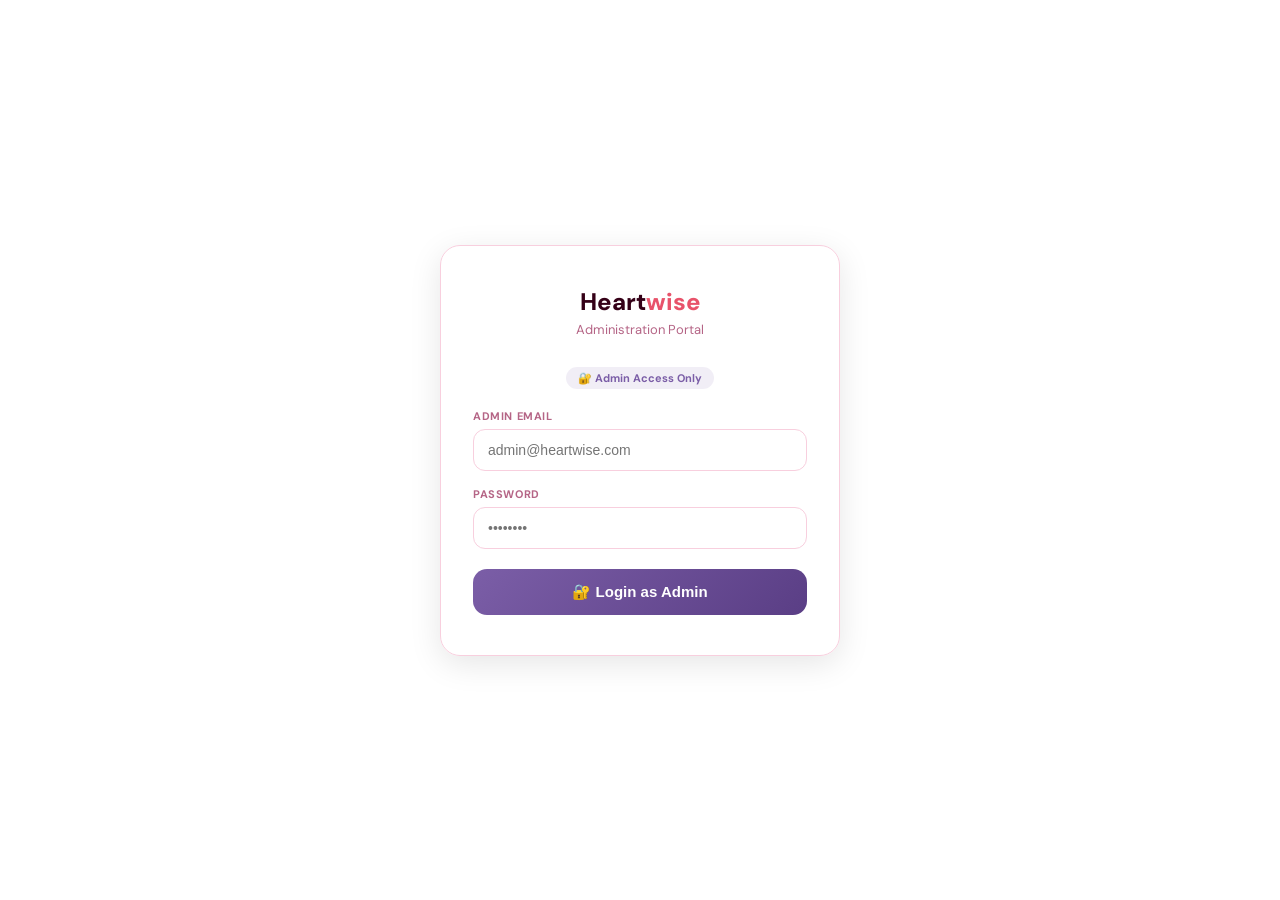
<file: html/admin-dashboard.html>
<!DOCTYPE html>
<html lang="en">
<head>
  <meta charset="UTF-8">
  <meta name="viewport" content="width=device-width, initial-scale=1.0">
  <title>HeartWise — Admin Dashboard</title>
  <script>
    if (!localStorage.getItem('adminToken')) location.replace('admin-login.html');
  </script>
  <link rel="stylesheet" href="../css/variables.css">
  <link rel="stylesheet" href="../css/base.css">
  <style>
    * { box-sizing: border-box; }
    body { background: #0f0f1a; color: #fff; font-family: var(--font-body); margin: 0; }

    /* ── Navbar ── */
    .admin-nav {
      background: #1a1a2e; padding: 14px 24px;
      display: flex; align-items: center; justify-content: space-between;
      border-bottom: 1px solid rgba(255,255,255,.1);
      position: sticky; top: 0; z-index: 100;
    }
    .admin-nav .logo { font-size: 20px; font-weight: 800; color: #fff; }
    .admin-nav .logo span { color: #E8526A; }
    .admin-badge { background: rgba(123,94,167,.2); color: #b39ddb; font-size: 11px; font-weight: 700; padding: 4px 12px; border-radius: 20px; }
    .logout-btn { background: rgba(232,82,106,.15); color: #E8526A; border: 1px solid rgba(232,82,106,.3); padding: 7px 16px; border-radius: 10px; font-size: 13px; font-weight: 600; cursor: pointer; }
    .logout-btn:hover { background: rgba(232,82,106,.25); }

    /* ── Layout ── */
    .admin-wrap { max-width: 1200px; margin: 0 auto; padding: 24px 16px 60px; }

    /* ── Stats ── */
    .stats-grid { display: grid; grid-template-columns: repeat(auto-fit, minmax(160px, 1fr)); gap: 14px; margin-bottom: 28px; }
    .stat-card {
      background: #1a1a2e; border-radius: 16px;
      padding: 20px; border: 1px solid rgba(255,255,255,.08);
      text-align: center;
    }
    .stat-card .stat-icon { font-size: 28px; margin-bottom: 8px; }
    .stat-card .stat-val  { font-size: 28px; font-weight: 800; margin-bottom: 4px; }
    .stat-card .stat-lbl  { font-size: 12px; color: rgba(255,255,255,.5); }
    .stat-card.purple .stat-val { color: #b39ddb; }
    .stat-card.pink   .stat-val { color: #E8526A; }
    .stat-card.green  .stat-val { color: #4ade80; }
    .stat-card.yellow .stat-val { color: #fbbf24; }
    .stat-card.blue   .stat-val { color: #60a5fa; }
    .stat-card.red    .stat-val { color: #f87171; }

    /* ── Tabs ── */
    .tabs { display: flex; gap: 4px; margin-bottom: 20px; background: #1a1a2e; padding: 4px; border-radius: 14px; }
    .tab-btn {
      flex: 1; padding: 10px; border-radius: 10px; border: none;
      background: none; color: rgba(255,255,255,.5);
      font-size: 13px; font-weight: 600; cursor: pointer; transition: all .2s;
    }
    .tab-btn.active { background: linear-gradient(135deg,#7B5EA7,#5A3E85); color: #fff; }

    /* ── Table ── */
    .table-card { background: #1a1a2e; border-radius: 16px; border: 1px solid rgba(255,255,255,.08); overflow: hidden; }
    .table-header { padding: 16px 20px; display: flex; align-items: center; justify-content: space-between; border-bottom: 1px solid rgba(255,255,255,.08); }
    .table-title { font-size: 15px; font-weight: 700; }
    .table-count { font-size: 12px; color: rgba(255,255,255,.4); }
    table { width: 100%; border-collapse: collapse; }
    th { padding: 12px 16px; text-align: left; font-size: 11px; font-weight: 700; color: rgba(255,255,255,.4); text-transform: uppercase; letter-spacing: .6px; border-bottom: 1px solid rgba(255,255,255,.06); }
    td { padding: 12px 16px; font-size: 13px; border-bottom: 1px solid rgba(255,255,255,.04); }
    tr:last-child td { border-bottom: none; }
    tr:hover td { background: rgba(255,255,255,.02); }

    /* ── Badges ── */
    .badge-verified   { background: rgba(74,222,128,.15); color: #4ade80; padding: 3px 10px; border-radius: 20px; font-size: 11px; font-weight: 600; }
    .badge-unverified { background: rgba(251,191,36,.15);  color: #fbbf24; padding: 3px 10px; border-radius: 20px; font-size: 11px; font-weight: 600; }
    .badge-pending    { background: rgba(251,191,36,.15);  color: #fbbf24; padding: 3px 10px; border-radius: 20px; font-size: 11px; font-weight: 600; }
    .badge-accepted   { background: rgba(74,222,128,.15);  color: #4ade80; padding: 3px 10px; border-radius: 20px; font-size: 11px; font-weight: 600; }
    .badge-declined   { background: rgba(248,113,113,.15); color: #f87171; padding: 3px 10px; border-radius: 20px; font-size: 11px; font-weight: 600; }

    /* ── Delete Button ── */
    .del-btn {
      background: rgba(232,82,106,.15); color: #E8526A;
      border: 1px solid rgba(232,82,106,.3);
      padding: 5px 12px; border-radius: 8px;
      font-size: 12px; font-weight: 600; cursor: pointer;
      transition: all .2s;
    }
    .del-btn:hover { background: rgba(232,82,106,.3); }

    /* ── Loading ── */
    .loading { text-align: center; padding: 40px; color: rgba(255,255,255,.3); font-size: 14px; }

    /* ── Toast ── */
    .toast { position: fixed; bottom: 24px; left: 50%; transform: translateX(-50%); background: #1a1a2e; color: #fff; padding: 12px 24px; border-radius: 12px; font-size: 14px; display: none; z-index: 9999; border: 1px solid rgba(255,255,255,.1); }

    /* ── Empty ── */
    .empty { text-align: center; padding: 40px; color: rgba(255,255,255,.3); font-size: 14px; }

    @media(max-width:600px) {
      .stats-grid { grid-template-columns: repeat(2, 1fr); }
      .tabs { flex-wrap: wrap; }
      td, th { padding: 10px 12px; }
    }
  </style>
</head>
<body>

  <!-- Navbar -->
  <div class="admin-nav">
    <div>
      <span class="logo">Heart<span>wise</span></span>
      &nbsp;&nbsp;<span class="admin-badge">🔐 Admin Panel</span>
    </div>
    <button class="logout-btn" onclick="adminLogout()">Logout</button>
  </div>

  <div class="admin-wrap">

    <!-- Stats -->
    <div class="stats-grid" id="statsGrid">
      <div class="stat-card purple"><div class="stat-icon">👥</div><div class="stat-val" id="s-users">—</div><div class="stat-lbl">Total Users</div></div>
      <div class="stat-card pink">  <div class="stat-icon">🏅</div><div class="stat-val" id="s-mentors">—</div><div class="stat-lbl">Total Mentors</div></div>
      <div class="stat-card blue">  <div class="stat-icon">📅</div><div class="stat-val" id="s-bookings">—</div><div class="stat-lbl">Total Bookings</div></div>
      <div class="stat-card yellow"><div class="stat-icon">⏳</div><div class="stat-val" id="s-pending">—</div><div class="stat-lbl">Pending</div></div>
      <div class="stat-card green"> <div class="stat-icon">✅</div><div class="stat-val" id="s-accepted">—</div><div class="stat-lbl">Accepted</div></div>
      <div class="stat-card red">   <div class="stat-icon">❌</div><div class="stat-val" id="s-declined">—</div><div class="stat-lbl">Declined</div></div>
    </div>

    <!-- Tabs -->
    <div class="tabs">
      <button class="tab-btn active" onclick="switchTab('users')">👥 Users</button>
      <button class="tab-btn"        onclick="switchTab('mentors')">🏅 Mentors</button>
      <button class="tab-btn"        onclick="switchTab('bookings')">📅 Bookings</button>
    </div>

    <!-- Users Table -->
    <div id="tab-users">
      <div class="table-card">
        <div class="table-header">
          <div class="table-title">👥 All Users</div>
          <div class="table-count" id="users-count"></div>
        </div>
        <div id="users-body"><div class="loading">Loading...</div></div>
      </div>
    </div>

    <!-- Mentors Table -->
    <div id="tab-mentors" style="display:none;">
      <div class="table-card">
        <div class="table-header">
          <div class="table-title">🏅 All Mentors</div>
          <div class="table-count" id="mentors-count"></div>
        </div>
        <div id="mentors-body"><div class="loading">Loading...</div></div>
      </div>
    </div>

    <!-- Bookings Table -->
    <div id="tab-bookings" style="display:none;">
      <div class="table-card">
        <div class="table-header">
          <div class="table-title">📅 All Bookings</div>
          <div class="table-count" id="bookings-count"></div>
        </div>
        <div id="bookings-body"><div class="loading">Loading...</div></div>
      </div>
    </div>

  </div>

  <div class="toast" id="toast"></div>

  <script>
    const BASE  = 'https://heartwise-backend-7y6y.onrender.com/api/admin';
    const TOKEN = localStorage.getItem('adminToken');

    async function adminFetch(url, options = {}) {
      const res = await fetch(url, {
        ...options,
        headers: { 'Content-Type': 'application/json', 'Admin-Token': TOKEN, ...options.headers }
      });
      return res;
    }

    function toast(msg) {
      const t = document.getElementById('toast');
      t.textContent = msg; t.style.display = 'block';
      setTimeout(() => t.style.display = 'none', 3000);
    }

    function adminLogout() {
      localStorage.removeItem('adminToken');
      localStorage.removeItem('adminName');
      location.replace('admin-login.html');
    }

    // Load stats
    async function loadStats() {
      try {
        const res  = await adminFetch(BASE + '/stats');
        const data = await res.json();
        document.getElementById('s-users').textContent    = data.totalUsers;
        document.getElementById('s-mentors').textContent  = data.totalMentors;
        document.getElementById('s-bookings').textContent = data.totalBookings;
        document.getElementById('s-pending').textContent  = data.pending;
        document.getElementById('s-accepted').textContent = data.accepted;
        document.getElementById('s-declined').textContent = data.declined;
      } catch (e) { console.error(e); }
    }

    // Load users
    async function loadUsers() {
      try {
        const res   = await adminFetch(BASE + '/users');
        const users = await res.json();
        document.getElementById('users-count').textContent = users.length + ' users';
        if (!users.length) { document.getElementById('users-body').innerHTML = '<div class="empty">No users found</div>'; return; }
        let html = '<table><thead><tr><th>ID</th><th>Name</th><th>Email</th><th>Status</th><th>Action</th></tr></thead><tbody>';
        users.forEach(u => {
          html += `<tr>
            <td>#${u.id}</td>
            <td>${u.name || '—'}</td>
            <td>${u.email}</td>
            <td><span class="${u.verified ? 'badge-verified' : 'badge-unverified'}">${u.verified ? '✅ Verified' : '⏳ Unverified'}</span></td>
            <td><button class="del-btn" onclick="deleteUser(${u.id})">🗑 Delete</button></td>
          </tr>`;
        });
        html += '</tbody></table>';
        document.getElementById('users-body').innerHTML = html;
      } catch (e) { document.getElementById('users-body').innerHTML = '<div class="empty">Failed to load</div>'; }
    }

    // Load mentors
    async function loadMentors() {
      try {
        const res     = await adminFetch(BASE + '/mentors');
        const mentors = await res.json();
        document.getElementById('mentors-count').textContent = mentors.length + ' mentors';
        if (!mentors.length) { document.getElementById('mentors-body').innerHTML = '<div class="empty">No mentors found</div>'; return; }
        let html = '<table><thead><tr><th>ID</th><th>Name</th><th>Email</th><th>Specialty</th><th>Price</th><th>Status</th><th>Actions</th></tr></thead><tbody>';
        mentors.forEach(m => {
          const approvedBadge = m.approved
            ? '<span class="badge-accepted">✅ Approved</span>'
            : '<span class="badge-pending">⏳ Pending</span>';
          const approveBtn = m.approved
            ? `<button class="del-btn" style="background:rgba(251,191,36,.15);color:#fbbf24;border-color:rgba(251,191,36,.3);" onclick="rejectMentor(${m.id})">❌ Reject</button>`
            : `<button class="del-btn" style="background:rgba(74,222,128,.15);color:#4ade80;border-color:rgba(74,222,128,.3);" onclick="approveMentor(${m.id})">✅ Approve</button>`;
          html += `<tr>
            <td>#${m.id}</td>
            <td>${m.firstName || ''} ${m.lastName || ''}</td>
            <td>${m.email}</td>
            <td>${m.specialty || '—'}</td>
            <td>${m.price || '—'}</td>
            <td>${approvedBadge}</td>
            <td style="display:flex;gap:6px;">${approveBtn} <button class="del-btn" onclick="deleteMentor(${m.id})">🗑 Delete</button></td>
          </tr>`;
        });
        html += '</tbody></table>';
        document.getElementById('mentors-body').innerHTML = html;
      } catch (e) { document.getElementById('mentors-body').innerHTML = '<div class="empty">Failed to load</div>'; }
    }

    // Load bookings
    async function loadBookings() {
      try {
        const res      = await adminFetch(BASE + '/bookings');
        const bookings = await res.json();
        document.getElementById('bookings-count').textContent = bookings.length + ' bookings';
        if (!bookings.length) { document.getElementById('bookings-body').innerHTML = '<div class="empty">No bookings found</div>'; return; }
        let html = '<table><thead><tr><th>ID</th><th>User ID</th><th>Mentor ID</th><th>Type</th><th>Slot</th><th>Status</th><th>Action</th></tr></thead><tbody>';
        bookings.forEach(b => {
          const statusClass = b.status === 'ACCEPTED' ? 'badge-accepted' : b.status === 'DECLINED' ? 'badge-declined' : 'badge-pending';
          html += `<tr>
            <td>#${b.id}</td>
            <td>#${b.userId}</td>
            <td>#${b.mentorId}</td>
            <td>${b.sessionType || '—'}</td>
            <td>${b.slot || '—'}</td>
            <td><span class="${statusClass}">${b.status}</span></td>
            <td><button class="del-btn" onclick="deleteBooking(${b.id})">🗑 Delete</button></td>
          </tr>`;
        });
        html += '</tbody></table>';
        document.getElementById('bookings-body').innerHTML = html;
      } catch (e) { document.getElementById('bookings-body').innerHTML = '<div class="empty">Failed to load</div>'; }
    }

    // Delete functions
    async function approveMentor(id) {
      const res = await adminFetch(BASE + '/mentors/' + id + '/approve', { method: 'PUT' });
      if (res.ok) { toast('Mentor approved ✅'); loadMentors(); loadStats(); }
      else toast('Failed ❌');
    }

    async function rejectMentor(id) {
      if (!confirm('Reject this mentor?')) return;
      const res = await adminFetch(BASE + '/mentors/' + id + '/reject', { method: 'PUT' });
      if (res.ok) { toast('Mentor rejected ❌'); loadMentors(); loadStats(); }
      else toast('Failed ❌');
    }

    async function deleteUser(id) {
      if (!confirm('Delete this user?')) return;
      const res = await adminFetch(BASE + '/users/' + id, { method: 'DELETE' });
      if (res.ok) { toast('User deleted ✅'); loadUsers(); loadStats(); }
      else toast('Failed to delete ❌');
    }

    async function deleteMentor(id) {
      if (!confirm('Delete this mentor?')) return;
      const res = await adminFetch(BASE + '/mentors/' + id, { method: 'DELETE' });
      if (res.ok) { toast('Mentor deleted ✅'); loadMentors(); loadStats(); }
      else toast('Failed to delete ❌');
    }

    async function deleteBooking(id) {
      if (!confirm('Delete this booking?')) return;
      const res = await adminFetch(BASE + '/bookings/' + id, { method: 'DELETE' });
      if (res.ok) { toast('Booking deleted ✅'); loadBookings(); loadStats(); }
      else toast('Failed to delete ❌');
    }

    // Tab switching
    function switchTab(tab) {
      ['users','mentors','bookings'].forEach(t => {
        document.getElementById('tab-' + t).style.display = t === tab ? 'block' : 'none';
      });
      document.querySelectorAll('.tab-btn').forEach((btn, i) => {
        btn.classList.toggle('active', ['users','mentors','bookings'][i] === tab);
      });
    }

    // Init
    loadStats();
    loadUsers();
    loadMentors();
    loadBookings();
  </script>
</body>
</html>
</file>
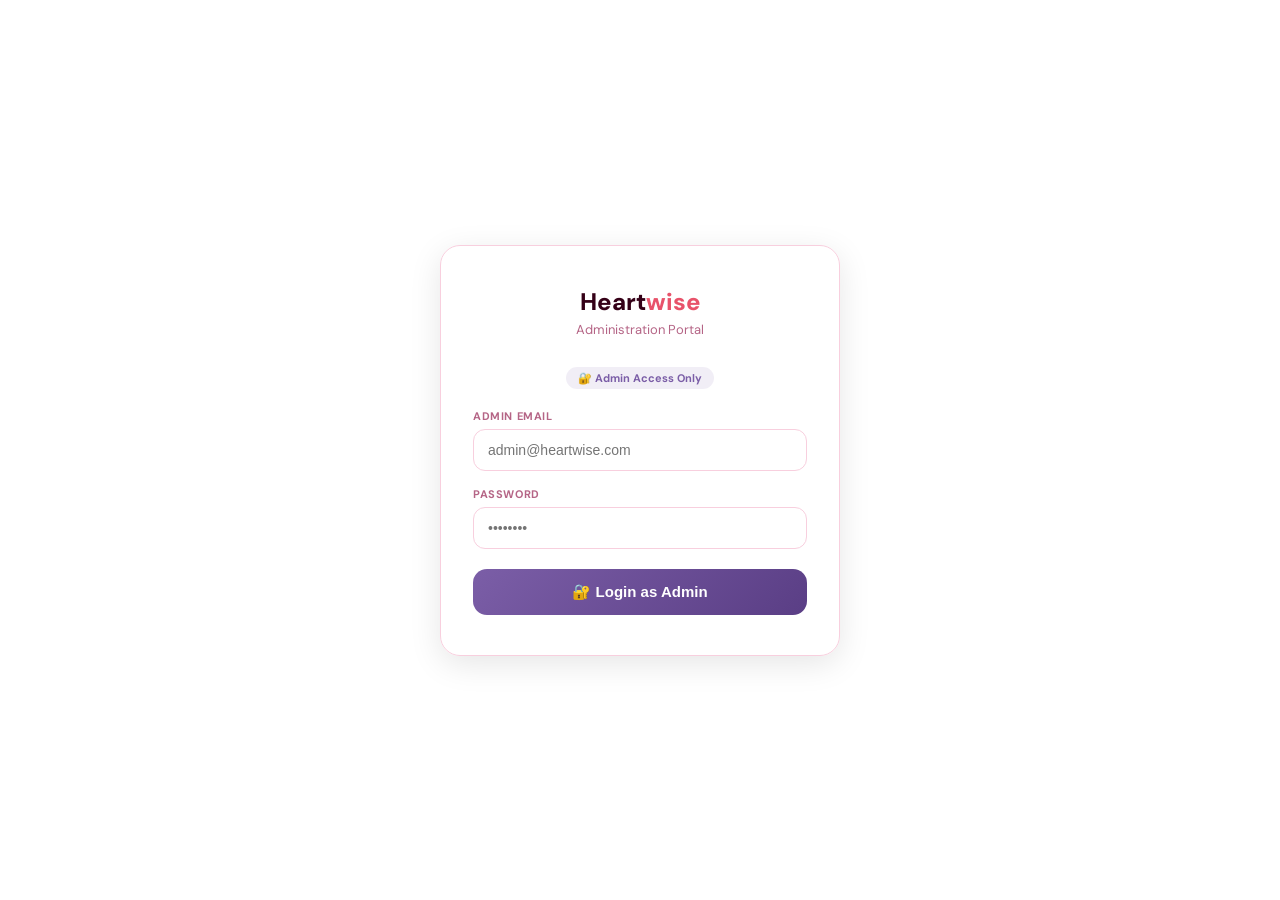
<file: html/admin-login.html>
<!DOCTYPE html>
<html lang="en">
<head>
  <meta charset="UTF-8">
  <meta name="viewport" content="width=device-width, initial-scale=1.0">
  <title>HeartWise — Admin Login</title>
  <link rel="stylesheet" href="../css/variables.css">
  <link rel="stylesheet" href="../css/base.css">
  <style>
    body { display:flex; align-items:center; justify-content:center; min-height:100vh; background:var(--bg); }
    .card {
      width:100%; max-width:400px; padding:40px 32px;
      background:var(--card); border-radius:20px;
      border:1px solid var(--border);
      box-shadow:0 8px 32px rgba(0,0,0,.1);
    }
    .logo { text-align:center; margin-bottom:28px; }
    .logo h1 { font-size:24px; font-weight:800; color:var(--text); }
    .logo h1 span { color:#E8526A; }
    .logo p { font-size:13px; color:var(--muted); margin-top:4px; }
    .badge {
      display:inline-block; background:rgba(123,94,167,.1);
      color:#7B5EA7; font-size:11px; font-weight:700;
      padding:4px 12px; border-radius:20px; margin-bottom:20px;
    }
    .field { margin-bottom:16px; }
    .field label { display:block; font-size:11px; font-weight:700; color:var(--muted); text-transform:uppercase; letter-spacing:.6px; margin-bottom:6px; }
    .field input {
      width:100%; padding:12px 14px;
      border:1.5px solid var(--border); border-radius:12px;
      font-size:14px; background:var(--bg); color:var(--text);
      outline:none; transition:border .2s; box-sizing:border-box;
    }
    .field input:focus { border-color:#7B5EA7; }
    .btn {
      width:100%; padding:14px;
      background:linear-gradient(135deg,#7B5EA7,#5A3E85);
      color:#fff; border:none; border-radius:14px;
      font-size:15px; font-weight:700; cursor:pointer;
      transition:opacity .2s; margin-top:4px;
    }
    .btn:hover { opacity:.9; }
    .error { color:#E8526A; font-size:13px; text-align:center; margin-top:12px; display:none; }
    .toast { position:fixed; bottom:24px; left:50%; transform:translateX(-50%); background:#1a1a2e; color:#fff; padding:12px 24px; border-radius:12px; font-size:14px; display:none; z-index:9999; }
  </style>
</head>
<body>
  <div class="card">
    <div class="logo">
      <h1>Heart<span>wise</span></h1>
      <p>Administration Portal</p>
    </div>
    <div style="text-align:center;">
      <span class="badge">🔐 Admin Access Only</span>
    </div>
    <div class="field">
      <label>Admin Email</label>
      <input type="email" id="adminEmail" placeholder="admin@heartwise.com">
    </div>
    <div class="field">
      <label>Password</label>
      <input type="password" id="adminPass" placeholder="••••••••" onkeydown="if(event.key==='Enter') adminLogin()">
    </div>
    <button class="btn" onclick="adminLogin()">🔐 Login as Admin</button>
    <div class="error" id="errorMsg">Invalid credentials. Try again.</div>
  </div>
  <div class="toast" id="toast"></div>
  <script>
    // Redirect if already logged in
    if (localStorage.getItem('adminToken')) location.replace('admin-dashboard.html');

    async function adminLogin() {
      const email    = document.getElementById('adminEmail').value.trim();
      const password = document.getElementById('adminPass').value.trim();
      const errorMsg = document.getElementById('errorMsg');
      errorMsg.style.display = 'none';

      if (!email || !password) { errorMsg.textContent = 'Please fill all fields'; errorMsg.style.display = 'block'; return; }

      try {
        const res  = await fetch('https://heartwise-backend-7y6y.onrender.com/api/admin/login', {
          method: 'POST',
          headers: { 'Content-Type': 'application/json' },
          body: JSON.stringify({ email, password })
        });
        const data = await res.json();
        if (!res.ok) { errorMsg.textContent = data.message || 'Invalid credentials'; errorMsg.style.display = 'block'; return; }
        localStorage.setItem('adminToken', data.token);
        localStorage.setItem('adminName',  data.name);
        location.replace('admin-dashboard.html');
      } catch (err) {
        errorMsg.textContent = 'Server error. Try again.';
        errorMsg.style.display = 'block';
      }
    }
  </script>
</body>
</html>
</file>
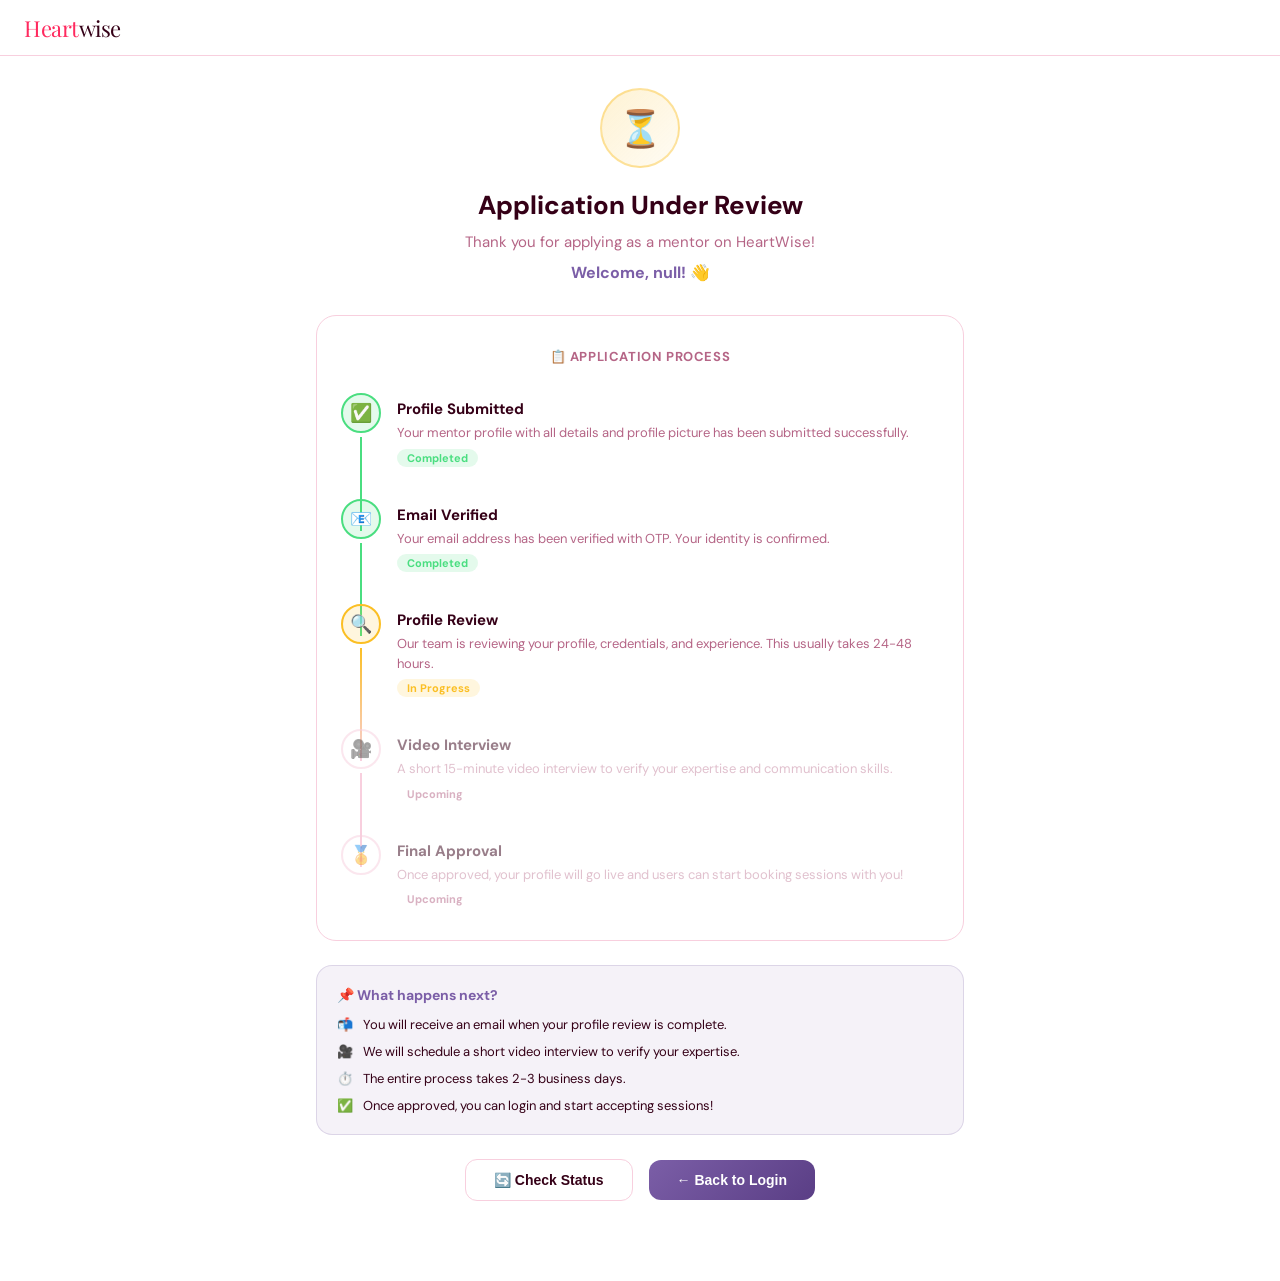
<file: html/mentor-pending.html>
<!DOCTYPE html>
<html lang="en">
<head>
  <meta charset="UTF-8">
  <meta name="viewport" content="width=device-width, initial-scale=1.0">
  <title>HeartWise — Application Under Review</title>
  <link rel="stylesheet" href="../css/variables.css">
  <link rel="stylesheet" href="../css/base.css">
  <link rel="stylesheet" href="../css/navbar.css">
  <style>
    body { background: var(--bg); }

    .wrap {
      max-width: 680px;
      margin: 0 auto;
      padding: 32px 16px 80px;
      text-align: center;
    }

    /* ── Header ── */
    .status-icon {
      width: 80px; height: 80px; border-radius: 50%;
      background: linear-gradient(135deg, rgba(251,191,36,.2), rgba(251,191,36,.05));
      border: 2px solid rgba(251,191,36,.4);
      display: flex; align-items: center; justify-content: center;
      font-size: 36px; margin: 0 auto 20px;
      animation: pulse-pending 2s infinite;
    }
    @keyframes pulse-pending {
      0%,100% { box-shadow: 0 0 0 0 rgba(251,191,36,.3); }
      50%      { box-shadow: 0 0 0 12px rgba(251,191,36,.0); }
    }
    .page-title {
      font-size: 26px; font-weight: 800;
      color: var(--text); margin-bottom: 8px;
    }
    .page-sub {
      font-size: 15px; color: var(--muted);
      margin-bottom: 8px; line-height: 1.6;
    }
    .mentor-name {
      font-size: 16px; font-weight: 700;
      color: #7B5EA7; margin-bottom: 32px;
    }

    /* ── Flowchart ── */
    .flowchart {
      background: var(--card);
      border-radius: 20px;
      border: 1px solid var(--border);
      padding: 32px 24px;
      margin-bottom: 24px;
      position: relative;
    }
    .flowchart-title {
      font-size: 13px; font-weight: 700;
      color: var(--muted); text-transform: uppercase;
      letter-spacing: .6px; margin-bottom: 28px;
    }

    .steps {
      display: flex;
      flex-direction: column;
      gap: 0;
      position: relative;
    }

    .step {
      display: flex;
      align-items: flex-start;
      gap: 16px;
      position: relative;
      padding-bottom: 32px;
    }
    .step:last-child { padding-bottom: 0; }

    /* Vertical line */
    .step:not(:last-child)::after {
      content: '';
      position: absolute;
      left: 19px; top: 44px;
      width: 2px;
      height: calc(100% - 12px);
      background: var(--border);
    }
    .step.done:not(:last-child)::after { background: #4ade80; }
    .step.active:not(:last-child)::after { background: linear-gradient(#fbbf24, var(--border)); }

    .step-icon {
      width: 40px; height: 40px; border-radius: 50%;
      display: flex; align-items: center; justify-content: center;
      font-size: 18px; flex-shrink: 0; z-index: 1;
      border: 2px solid var(--border);
      background: var(--bg);
    }
    .step.done   .step-icon { background: rgba(74,222,128,.15); border-color: #4ade80; }
    .step.active .step-icon { background: rgba(251,191,36,.15); border-color: #fbbf24; animation: pulse-step 1.5s infinite; }
    .step.pending .step-icon { background: var(--bg); border-color: var(--border); opacity: .5; }

    @keyframes pulse-step {
      0%,100% { box-shadow: 0 0 0 0 rgba(251,191,36,.4); }
      50%      { box-shadow: 0 0 0 8px rgba(251,191,36,.0); }
    }

    .step-content { flex: 1; padding-top: 6px; text-align: left; }
    .step-title {
      font-size: 15px; font-weight: 700;
      color: var(--text); margin-bottom: 4px;
    }
    .step.pending .step-title { opacity: .5; }
    .step-desc { font-size: 13px; color: var(--muted); line-height: 1.5; }
    .step.pending .step-desc { opacity: .4; }

    .step-badge {
      display: inline-block; font-size: 11px; font-weight: 700;
      padding: 2px 10px; border-radius: 20px; margin-top: 6px;
    }
    .badge-done    { background: rgba(74,222,128,.15);  color: #4ade80; }
    .badge-active  { background: rgba(251,191,36,.15);  color: #fbbf24; }
    .badge-pending { background: rgba(255,255,255,.06); color: var(--muted); opacity: .5; }

    /* ── Info Card ── */
    .info-card {
      background: rgba(123,94,167,.08);
      border: 1px solid rgba(123,94,167,.2);
      border-radius: 16px; padding: 20px;
      margin-bottom: 20px; text-align: left;
    }
    .info-card h3 { font-size: 14px; font-weight: 700; color: #7B5EA7; margin-bottom: 12px; }
    .info-item { display: flex; align-items: flex-start; gap: 10px; margin-bottom: 10px; font-size: 13px; color: var(--text); }
    .info-item:last-child { margin-bottom: 0; }

    /* ── Buttons ── */
    .btn-outline {
      padding: 12px 28px; border-radius: 12px;
      border: 1.5px solid var(--border); background: none;
      color: var(--text); font-size: 14px; font-weight: 600;
      cursor: pointer; transition: all .2s; margin: 0 6px;
    }
    .btn-outline:hover { border-color: #7B5EA7; color: #7B5EA7; }
    .btn-primary {
      padding: 12px 28px; border-radius: 12px;
      background: linear-gradient(135deg,#7B5EA7,#5A3E85);
      color: #fff; border: none; font-size: 14px; font-weight: 600;
      cursor: pointer; transition: opacity .2s; margin: 0 6px;
    }
    .btn-primary:hover { opacity: .9; }
  </style>
</head>
<body>

  <nav class="nav">
    <a class="logo" href="index.html">Heart<span>wise</span></a>
  </nav>

  <div class="wrap">

    <div class="status-icon">⏳</div>
    <h1 class="page-title">Application Under Review</h1>
    <p class="page-sub">Thank you for applying as a mentor on HeartWise!</p>
    <p class="mentor-name" id="mentorNameDisplay"></p>

    <!-- Flowchart -->
    <div class="flowchart">
      <div class="flowchart-title">📋 Application Process</div>
      <div class="steps">

        <!-- Step 1 - Done -->
        <div class="step done">
          <div class="step-icon">✅</div>
          <div class="step-content">
            <div class="step-title">Profile Submitted</div>
            <div class="step-desc">Your mentor profile with all details and profile picture has been submitted successfully.</div>
            <span class="step-badge badge-done">Completed</span>
          </div>
        </div>

        <!-- Step 2 - Done -->
        <div class="step done">
          <div class="step-icon">📧</div>
          <div class="step-content">
            <div class="step-title">Email Verified</div>
            <div class="step-desc">Your email address has been verified with OTP. Your identity is confirmed.</div>
            <span class="step-badge badge-done">Completed</span>
          </div>
        </div>

        <!-- Step 3 - Active -->
        <div class="step active">
          <div class="step-icon">🔍</div>
          <div class="step-content">
            <div class="step-title">Profile Review</div>
            <div class="step-desc">Our team is reviewing your profile, credentials, and experience. This usually takes 24-48 hours.</div>
            <span class="step-badge badge-active">In Progress</span>
          </div>
        </div>

        <!-- Step 4 - Pending -->
        <div class="step pending">
          <div class="step-icon">🎥</div>
          <div class="step-content">
            <div class="step-title">Video Interview</div>
            <div class="step-desc">A short 15-minute video interview to verify your expertise and communication skills.</div>
            <span class="step-badge badge-pending">Upcoming</span>
          </div>
        </div>

        <!-- Step 5 - Pending -->
        <div class="step pending">
          <div class="step-icon">🏅</div>
          <div class="step-content">
            <div class="step-title">Final Approval</div>
            <div class="step-desc">Once approved, your profile will go live and users can start booking sessions with you!</div>
            <span class="step-badge badge-pending">Upcoming</span>
          </div>
        </div>

      </div>
    </div>

    <!-- Info Card -->
    <div class="info-card">
      <h3>📌 What happens next?</h3>
      <div class="info-item">📬 <span>You will receive an email when your profile review is complete.</span></div>
      <div class="info-item">🎥 <span>We will schedule a short video interview to verify your expertise.</span></div>
      <div class="info-item">⏱️ <span>The entire process takes 2-3 business days.</span></div>
      <div class="info-item">✅ <span>Once approved, you can login and start accepting sessions!</span></div>
    </div>

    <!-- Buttons -->
    <div style="margin-top: 24px;">
      <button class="btn-outline" onclick="checkStatus()">🔄 Check Status</button>
      <button class="btn-primary" onclick="location.href='index.html'">← Back to Login</button>
    </div>

  </div>

  <script>
    // Show mentor name
    var name = localStorage.getItem('pendingMentorName') || sessionStorage.getItem('pendingMentorName');
    if (name) {
      document.getElementById('mentorNameDisplay').textContent = 'Welcome, ' + name + '! 👋';
    }

    async function checkStatus() {
      var email = localStorage.getItem('pendingMentorEmail') || sessionStorage.getItem('pendingMentorEmail');
      if (!email) { alert('Please login to check status.'); return; }

      try {
        var res  = await fetch('https://heartwise-backend-7y6y.onrender.com/api/auth/mentor/status?email=' + encodeURIComponent(email));
        var data = await res.json();
        if (data.approved) {
          alert('🎉 Congratulations! Your profile has been approved! Please login now.');
          location.href = 'index.html';
        } else {
          alert('⏳ Your application is still under review. We will notify you via email once approved!');
        }
      } catch (e) {
        alert('Could not check status. Please try again.');
      }
    }
  </script>
</body>
</html>
</file>
<file: css/variables.css>
/* =============================================
   variables.css — Design Tokens
   All colors, fonts, spacing in one place.
   Change here → updates everywhere.
   ============================================= */

@import url('https://fonts.googleapis.com/css2?family=Playfair+Display:wght@400;600;700&family=DM+Sans:wght@300;400;500;600&display=swap');

:root {
  /* Colors */
  --rose:        #FF2A5F;
  --rose-light:  #FFF0F5;
  --rose-mid:    #FF8DA1;
  --gold:        #FF6B81;
  --gold-light:  #FFE7EE;
  --sage:        #E91E63;
  --sage-light:  #FCE4EC;
  --lavender:    #C2185B;
  --lav-light:   #FCE4EC;
  --dark:        #350017;
  --mid:         #7A103D;
  --muted:       #B56586;
  --border:      #F8CFDE;
  --surface:     #FFF5F8;
  --white:       #FFFFFF;

  /* Typography */
  --font-head: 'Playfair Display', serif;
  --font-body: 'DM Sans', sans-serif;

  /* Spacing */
  --spacing-xs:  4px;
  --spacing-sm:  8px;
  --spacing-md:  16px;
  --spacing-lg:  24px;
  --spacing-xl:  32px;
  --spacing-2xl: 48px;

  /* Border Radius */
  --radius-sm:  10px;
  --radius-md:  16px;
  --radius-lg:  24px;
  --radius-xl:  32px;
  --radius-full: 9999px;

  /* Shadows */
  --shadow-sm: 0 4px 12px rgba(255, 42, 95, 0.04);
  --shadow-md: 0 8px 24px rgba(255, 42, 95, 0.08);
  --shadow-lg: 0 12px 40px rgba(255, 42, 95, 0.15);

  /* Transitions */
  --transition: all 0.2s ease;
}
</file>
<file: css/base.css>
/* =============================================
   base.css — Reset & Base Styles
   ============================================= */

* {
  margin: 0;
  padding: 0;
  box-sizing: border-box;
}

body {
  font-family: var(--font-body);
  background: radial-gradient(circle at top left, var(--surface), var(--rose-light) 120%);
  color: var(--dark);
  min-height: 100vh;
  -webkit-font-smoothing: antialiased;
}

a {
  text-decoration: none;
  color: inherit;
}

ul {
  list-style: none;
}

img {
  max-width: 100%;
  display: block;
}
</file>
<file: css/navbar.css>
/* =============================================
   navbar.css — Top Navigation Bar
   ============================================= */

.nav {
  display: flex;
  align-items: center;
  justify-content: space-between;
  padding: 0 var(--spacing-lg);
  height: 56px;
  background: var(--white);
  border-bottom: 1px solid var(--border);
  position: sticky;
  top: 0;
  z-index: 100;
}

.logo {
  font-family: var(--font-head);
  font-size: 22px;
  color: var(--rose);
  letter-spacing: -0.5px;
  cursor: pointer;
  text-decoration: none;
}
.logo span { color: var(--dark); }

.nav-right {
  display: flex;
  align-items: center;
  gap: 10px;
}
</file>
